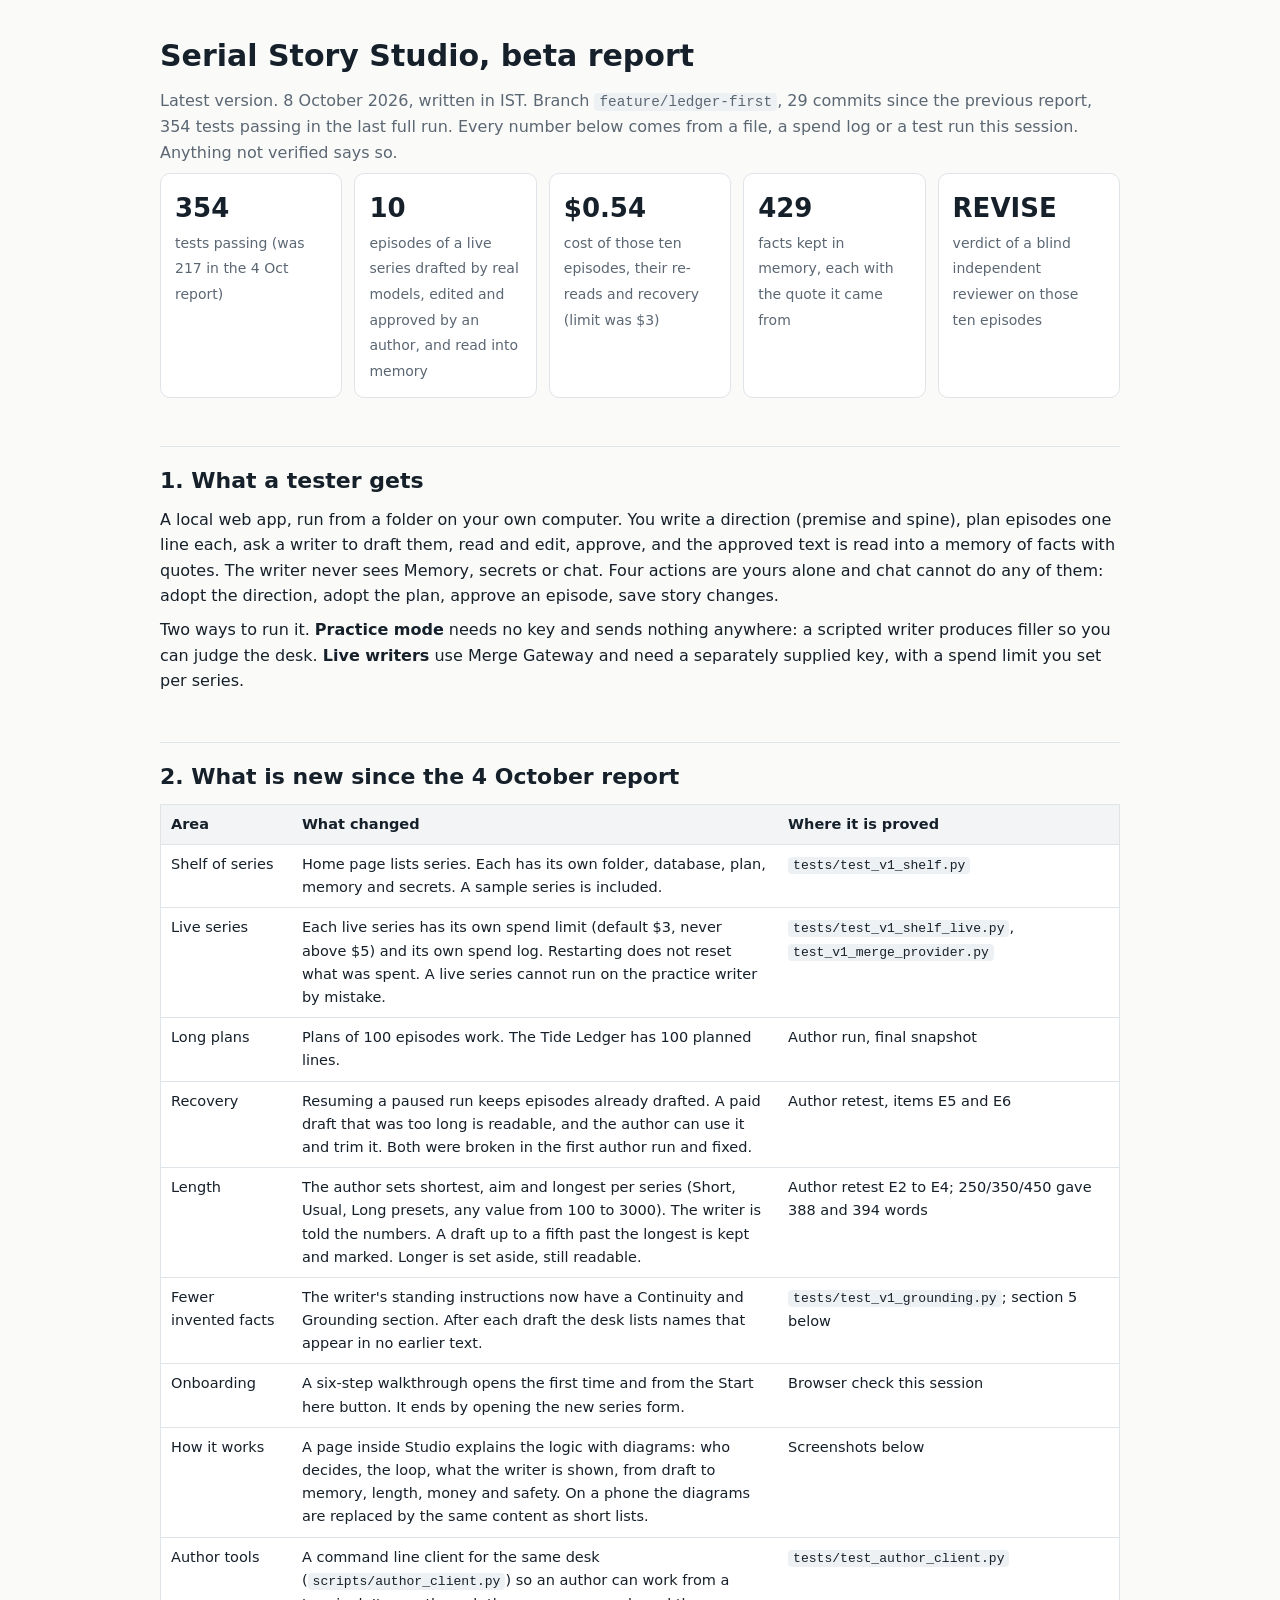
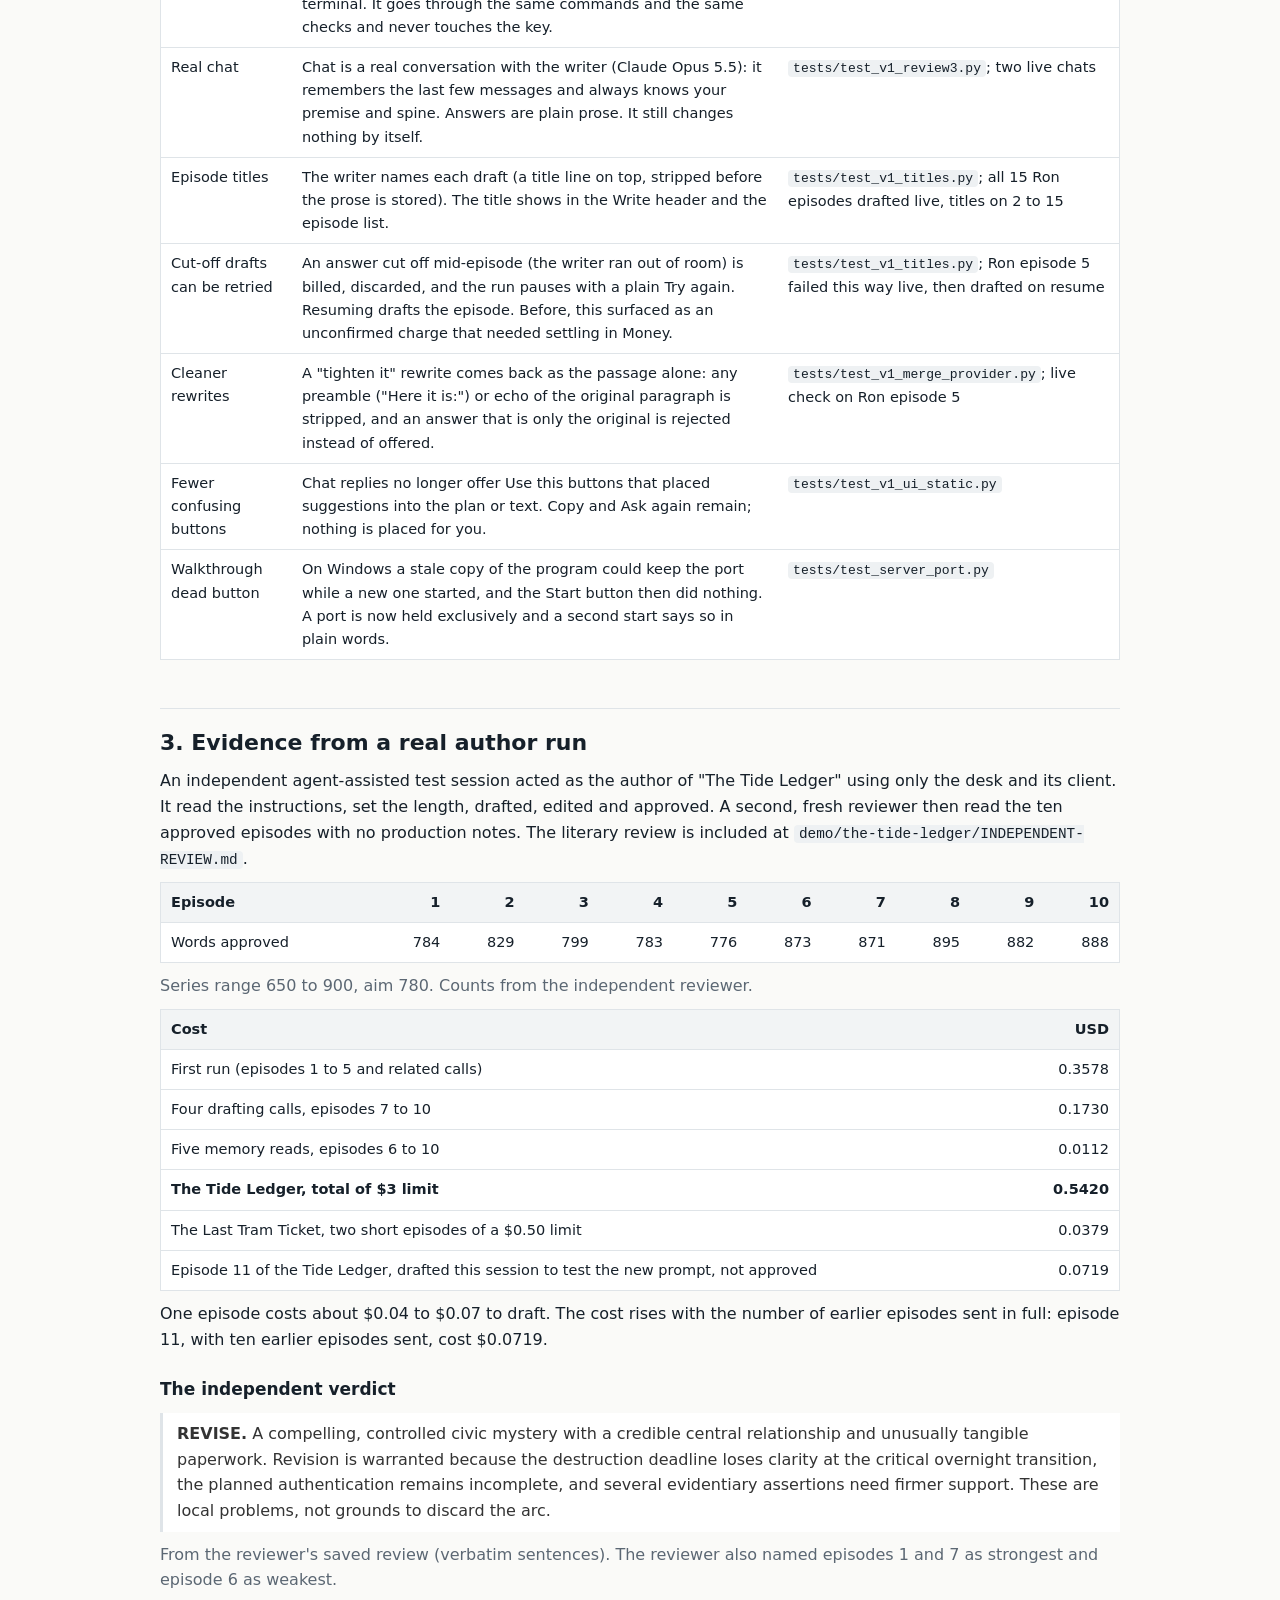
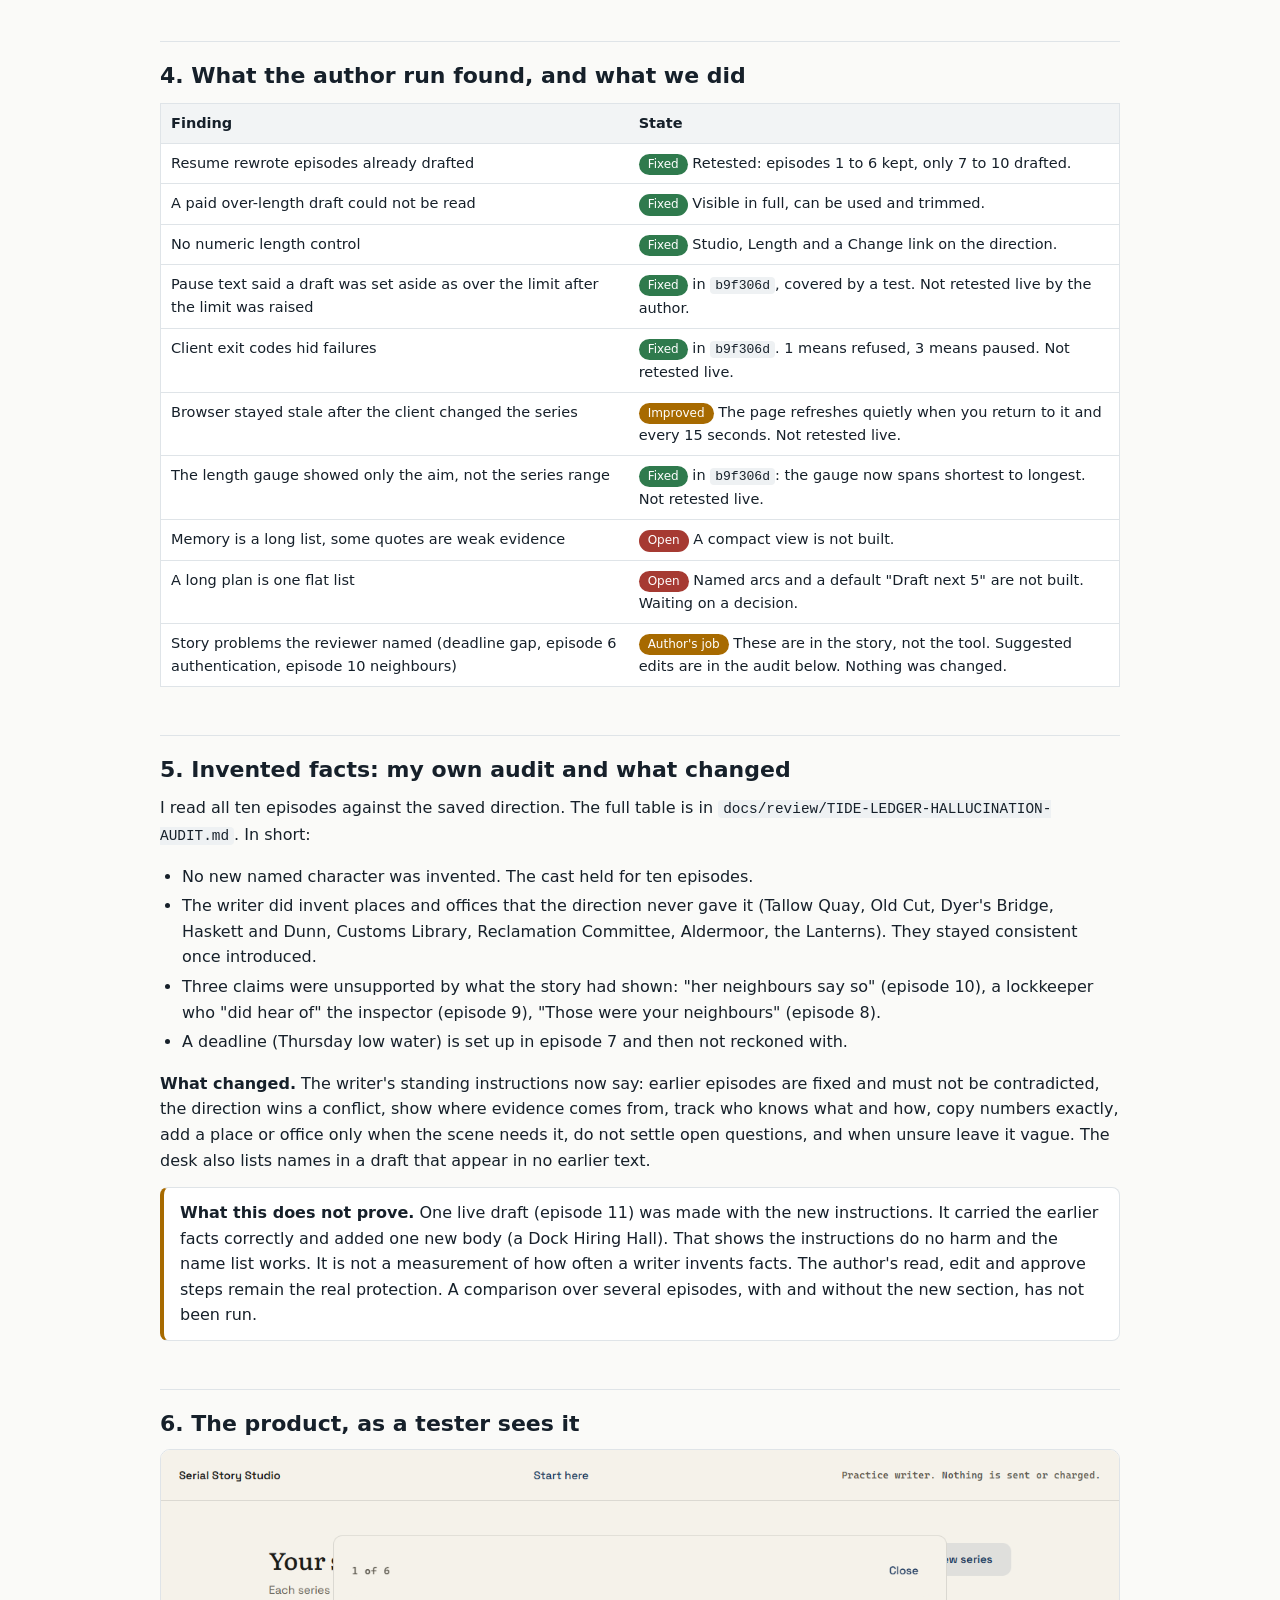
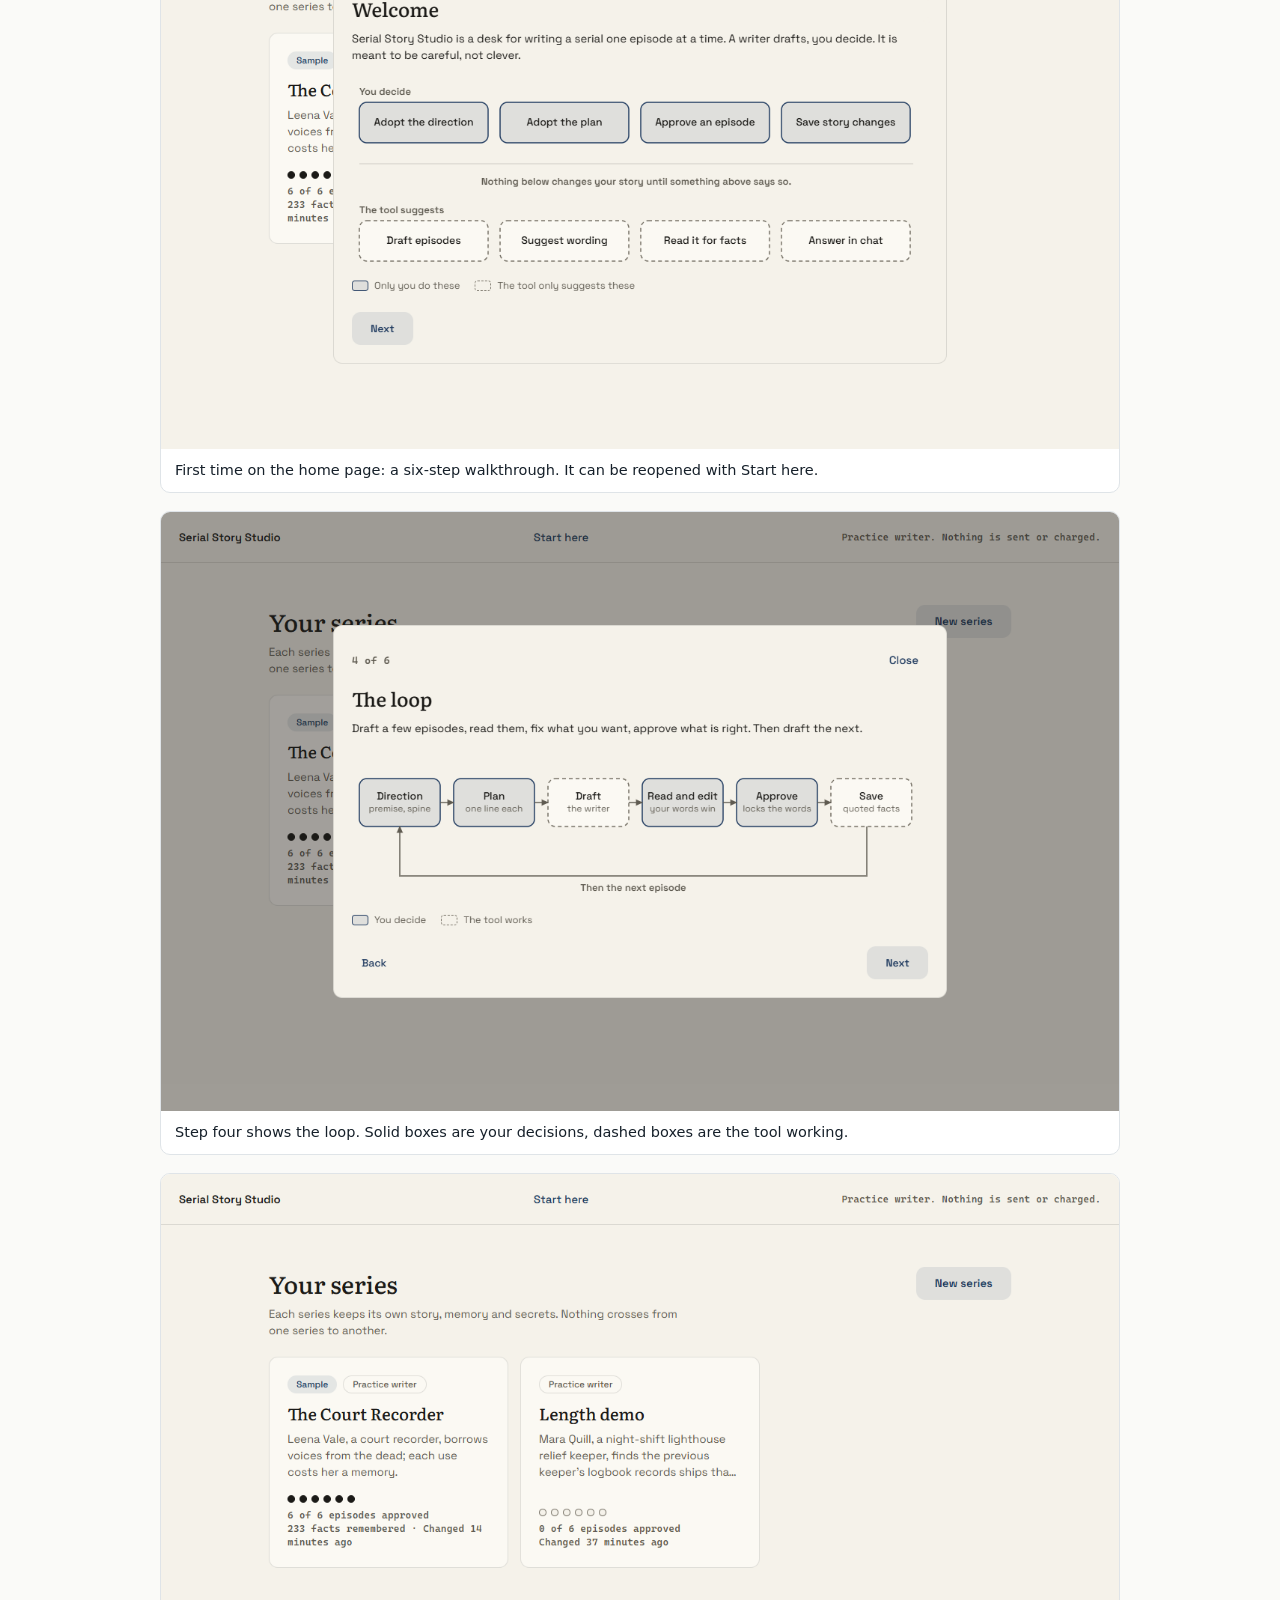
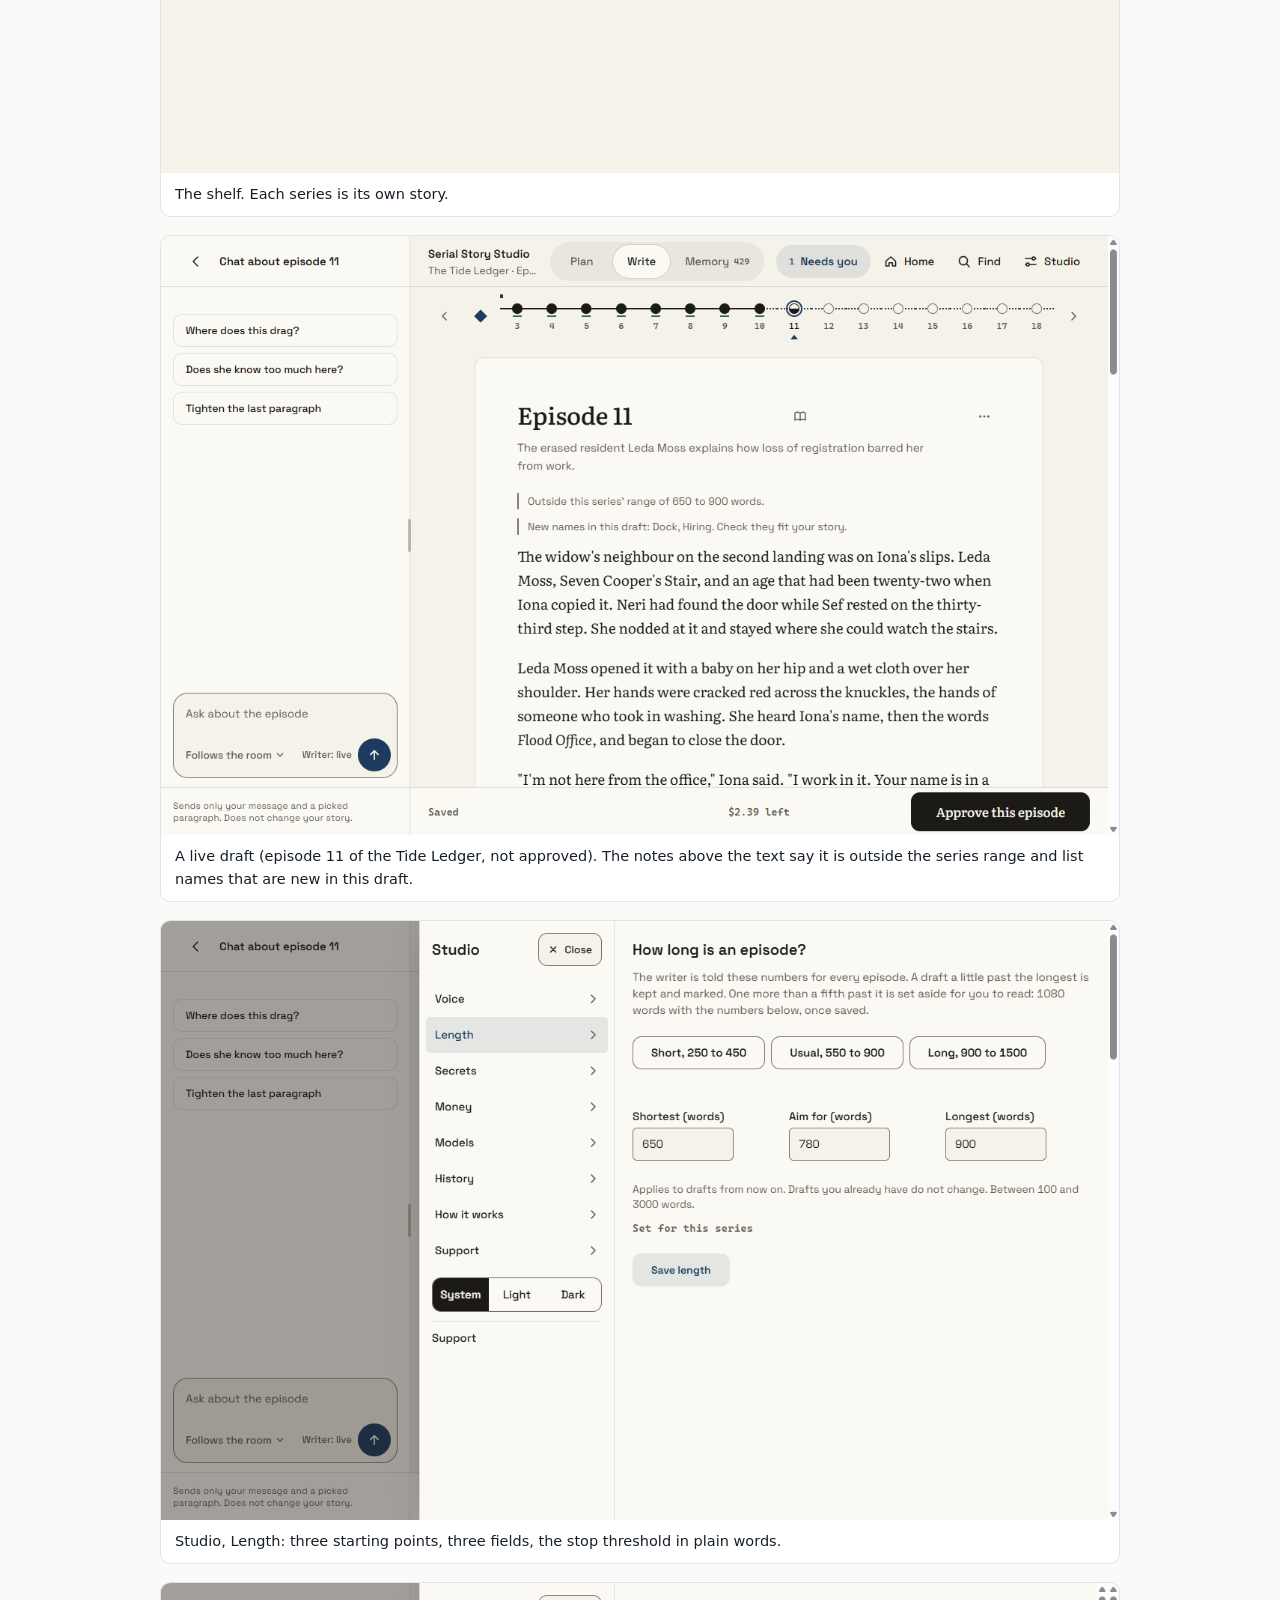
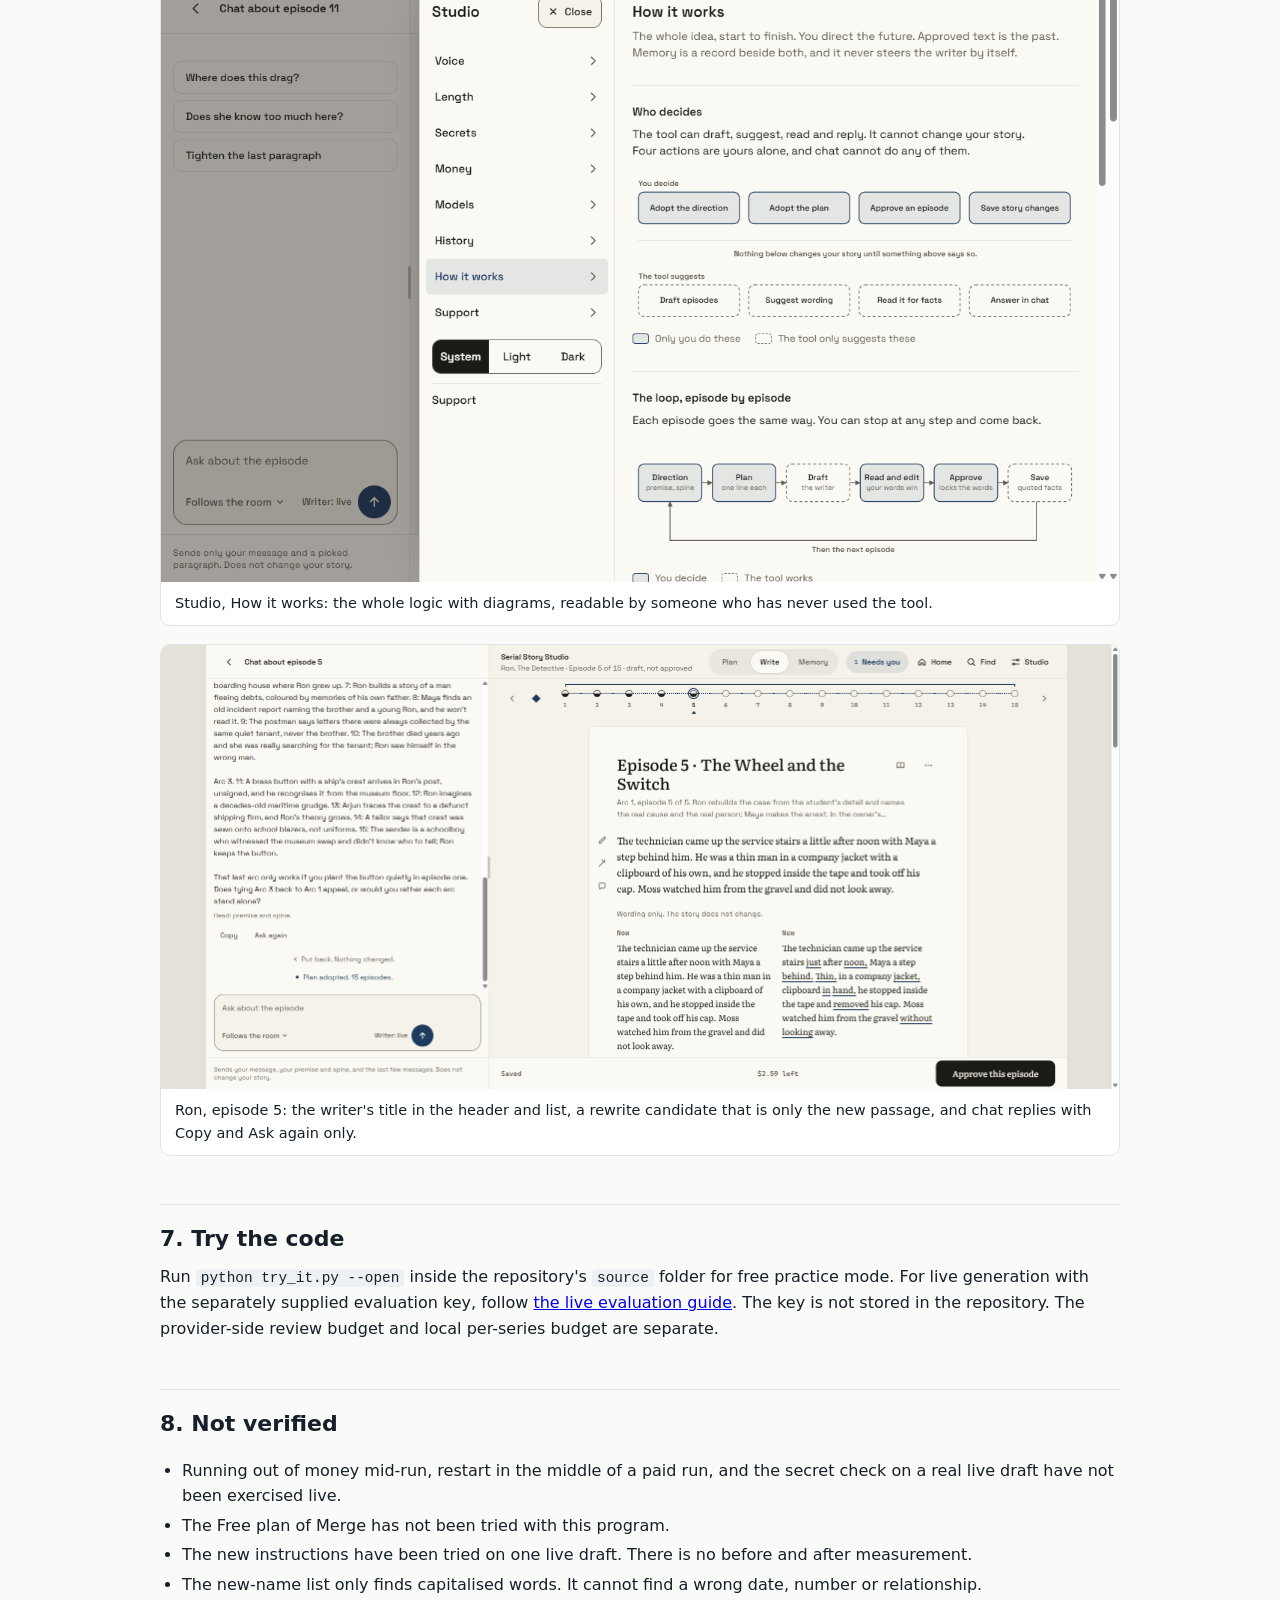
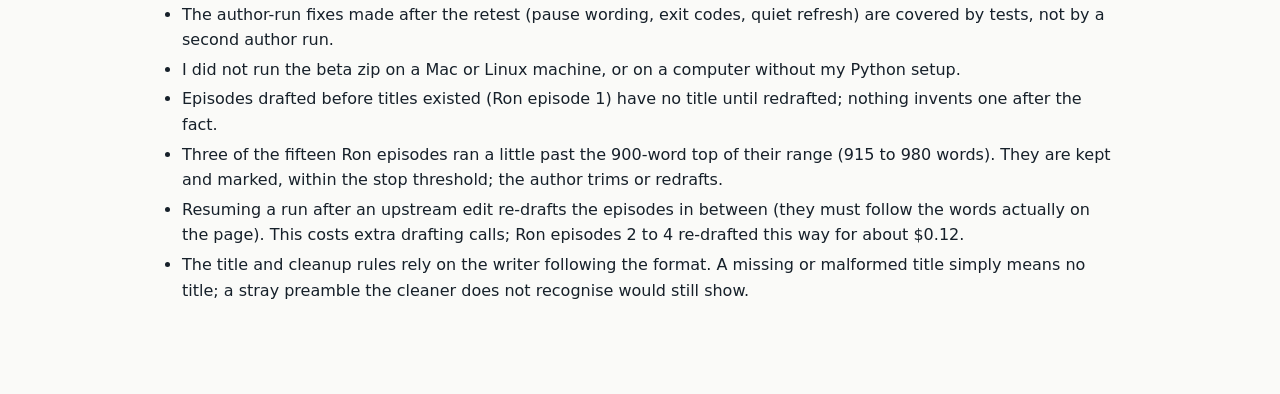
<file: report/index.html>
<!doctype html>
<html lang="en"><head><meta charset="utf-8"><meta name="viewport" content="width=device-width,initial-scale=1">
<title>Serial Story Studio: beta report (latest)</title>
<style>
:root{--ink:#16202a;--mute:#5b6773;--line:#dfe4e8;--bg:#fafaf8;--card:#fff;--blue:#1f4e79;--green:#2f7a4d;--amber:#a76a00;--red:#a63a32}
*{box-sizing:border-box}body{margin:0;font:16px/1.6 "Segoe UI",system-ui,sans-serif;color:var(--ink);background:var(--bg)}
main{max-width:1000px;margin:0 auto;padding:32px 20px 80px}
h1{font-size:30px;margin:0 0 6px}h2{font-size:22px;margin:48px 0 8px;padding-top:16px;border-top:1px solid var(--line)}h3{font-size:17px;margin:24px 0 4px}
p{margin:8px 0}.mute{color:var(--mute)}code{background:#eef1f3;padding:1px 5px;border-radius:4px;font-size:.9em}
.grid{display:grid;gap:12px;grid-template-columns:repeat(auto-fit,minmax(170px,1fr))}
.stat{background:var(--card);border:1px solid var(--line);border-radius:10px;padding:14px}.stat b{display:block;font-size:26px;font-variant-numeric:tabular-nums}.stat span{color:var(--mute);font-size:14px}
table{border-collapse:collapse;width:100%;background:var(--card);border:1px solid var(--line);font-size:14.5px;margin:10px 0}th,td{padding:8px 10px;border-bottom:1px solid var(--line);text-align:left;vertical-align:top}th{background:#f2f4f5}td.n,th.n{text-align:right;font-variant-numeric:tabular-nums}
.tag{display:inline-block;font-size:12px;border-radius:99px;padding:1px 9px;color:#fff;background:var(--mute)}.tag.ok{background:var(--green)}.tag.warn{background:var(--amber)}.tag.bad{background:var(--red)}
.note{background:var(--card);border:1px solid var(--line);border-left:4px solid var(--amber);border-radius:8px;padding:12px 16px;margin:14px 0}
.note.old{border-left-color:var(--red)}.note.ok{border-left-color:var(--green)}
.shots{display:grid;gap:18px}figure{margin:0;background:var(--card);border:1px solid var(--line);border-radius:10px;overflow:hidden}figure img{width:100%;display:block}figcaption{padding:10px 14px;font-size:14.5px}
blockquote{margin:10px 0;padding:8px 14px;border-left:3px solid var(--line);color:#333;background:#fff}
ol,ul{padding-left:22px}li{margin:4px 0}
</style></head><body><main>

<h1>Serial Story Studio, beta report</h1>
<p class="mute">Latest version. 8 October 2026, written in IST. Branch <code>feature/ledger-first</code>, 29 commits since the previous report, 354 tests passing in the last full run. Every number below comes from a file, a spend log or a test run this session. Anything not verified says so.</p>


<div class="grid">
<div class="stat"><b>354</b><span>tests passing (was 217 in the 4 Oct report)</span></div>
<div class="stat"><b>10</b><span>episodes of a live series drafted by real models, edited and approved by an author, and read into memory</span></div>
<div class="stat"><b>$0.54</b><span>cost of those ten episodes, their re-reads and recovery (limit was $3)</span></div>
<div class="stat"><b>429</b><span>facts kept in memory, each with the quote it came from</span></div>
<div class="stat"><b>REVISE</b><span>verdict of a blind independent reviewer on those ten episodes</span></div>
</div>

<h2>1. What a tester gets</h2>
<p>A local web app, run from a folder on your own computer. You write a direction (premise and spine), plan episodes one line each, ask a writer to draft them, read and edit, approve, and the approved text is read into a memory of facts with quotes. The writer never sees Memory, secrets or chat. Four actions are yours alone and chat cannot do any of them: adopt the direction, adopt the plan, approve an episode, save story changes.</p>
<p>Two ways to run it. <b>Practice mode</b> needs no key and sends nothing anywhere: a scripted writer produces filler so you can judge the desk. <b>Live writers</b> use Merge Gateway and need a separately supplied key, with a spend limit you set per series.</p>

<h2>2. What is new since the 4 October report</h2>
<table><tr><th>Area</th><th>What changed</th><th>Where it is proved</th></tr>
<tr><td>Shelf of series</td><td>Home page lists series. Each has its own folder, database, plan, memory and secrets. A sample series is included.</td><td><code>tests/test_v1_shelf.py</code></td></tr>
<tr><td>Live series</td><td>Each live series has its own spend limit (default $3, never above $5) and its own spend log. Restarting does not reset what was spent. A live series cannot run on the practice writer by mistake.</td><td><code>tests/test_v1_shelf_live.py</code>, <code>test_v1_merge_provider.py</code></td></tr>
<tr><td>Long plans</td><td>Plans of 100 episodes work. The Tide Ledger has 100 planned lines.</td><td>Author run, final snapshot</td></tr>
<tr><td>Recovery</td><td>Resuming a paused run keeps episodes already drafted. A paid draft that was too long is readable, and the author can use it and trim it. Both were broken in the first author run and fixed.</td><td>Author retest, items E5 and E6</td></tr>
<tr><td>Length</td><td>The author sets shortest, aim and longest per series (Short, Usual, Long presets, any value from 100 to 3000). The writer is told the numbers. A draft up to a fifth past the longest is kept and marked. Longer is set aside, still readable.</td><td>Author retest E2 to E4; 250/350/450 gave 388 and 394 words</td></tr>
<tr><td>Fewer invented facts</td><td>The writer's standing instructions now have a Continuity and Grounding section. After each draft the desk lists names that appear in no earlier text.</td><td><code>tests/test_v1_grounding.py</code>; section 5 below</td></tr>
<tr><td>Onboarding</td><td>A six-step walkthrough opens the first time and from the Start here button. It ends by opening the new series form.</td><td>Browser check this session</td></tr>
<tr><td>How it works</td><td>A page inside Studio explains the logic with diagrams: who decides, the loop, what the writer is shown, from draft to memory, length, money and safety. On a phone the diagrams are replaced by the same content as short lists.</td><td>Screenshots below</td></tr>
<tr><td>Author tools</td><td>A command line client for the same desk (<code>scripts/author_client.py</code>) so an author can work from a terminal. It goes through the same commands and the same checks and never touches the key.</td><td><code>tests/test_author_client.py</code></td></tr>
<tr><td>Real chat</td><td>Chat is a real conversation with the writer (Claude Opus 5.5): it remembers the last few messages and always knows your premise and spine. Answers are plain prose. It still changes nothing by itself.</td><td><code>tests/test_v1_review3.py</code>; two live chats</td></tr>
<tr><td>Episode titles</td><td>The writer names each draft (a title line on top, stripped before the prose is stored). The title shows in the Write header and the episode list.</td><td><code>tests/test_v1_titles.py</code>; all 15 Ron episodes drafted live, titles on 2 to 15</td></tr>
<tr><td>Cut-off drafts can be retried</td><td>An answer cut off mid-episode (the writer ran out of room) is billed, discarded, and the run pauses with a plain Try again. Resuming drafts the episode. Before, this surfaced as an unconfirmed charge that needed settling in Money.</td><td><code>tests/test_v1_titles.py</code>; Ron episode 5 failed this way live, then drafted on resume</td></tr>
<tr><td>Cleaner rewrites</td><td>A "tighten it" rewrite comes back as the passage alone: any preamble ("Here it is:") or echo of the original paragraph is stripped, and an answer that is only the original is rejected instead of offered.</td><td><code>tests/test_v1_merge_provider.py</code>; live check on Ron episode 5</td></tr>
<tr><td>Fewer confusing buttons</td><td>Chat replies no longer offer Use this buttons that placed suggestions into the plan or text. Copy and Ask again remain; nothing is placed for you.</td><td><code>tests/test_v1_ui_static.py</code></td></tr>
<tr><td>Walkthrough dead button</td><td>On Windows a stale copy of the program could keep the port while a new one started, and the Start button then did nothing. A port is now held exclusively and a second start says so in plain words.</td><td><code>tests/test_server_port.py</code></td></tr>
</table>

<h2>3. Evidence from a real author run</h2>
<p>An independent agent-assisted test session acted as the author of "The Tide Ledger" using only the desk and its client. It read the instructions, set the length, drafted, edited and approved. A second, fresh reviewer then read the ten approved episodes with no production notes. The literary review is included at <code>demo/the-tide-ledger/INDEPENDENT-REVIEW.md</code>.</p>
<table><tr><th>Episode</th><th class="n">1</th><th class="n">2</th><th class="n">3</th><th class="n">4</th><th class="n">5</th><th class="n">6</th><th class="n">7</th><th class="n">8</th><th class="n">9</th><th class="n">10</th></tr>
<tr><td>Words approved</td><td class="n">784</td><td class="n">829</td><td class="n">799</td><td class="n">783</td><td class="n">776</td><td class="n">873</td><td class="n">871</td><td class="n">895</td><td class="n">882</td><td class="n">888</td></tr></table>
<p class="mute">Series range 650 to 900, aim 780. Counts from the independent reviewer.</p>
<table><tr><th>Cost</th><th class="n">USD</th></tr>
<tr><td>First run (episodes 1 to 5 and related calls)</td><td class="n">0.3578</td></tr>
<tr><td>Four drafting calls, episodes 7 to 10</td><td class="n">0.1730</td></tr>
<tr><td>Five memory reads, episodes 6 to 10</td><td class="n">0.0112</td></tr>
<tr><td><b>The Tide Ledger, total of $3 limit</b></td><td class="n"><b>0.5420</b></td></tr>
<tr><td>The Last Tram Ticket, two short episodes of a $0.50 limit</td><td class="n">0.0379</td></tr>
<tr><td>Episode 11 of the Tide Ledger, drafted this session to test the new prompt, not approved</td><td class="n">0.0719</td></tr></table>
<p>One episode costs about $0.04 to $0.07 to draft. The cost rises with the number of earlier episodes sent in full: episode 11, with ten earlier episodes sent, cost $0.0719.</p>

<h3>The independent verdict</h3>
<blockquote><b>REVISE.</b> A compelling, controlled civic mystery with a credible central relationship and unusually tangible paperwork. Revision is warranted because the destruction deadline loses clarity at the critical overnight transition, the planned authentication remains incomplete, and several evidentiary assertions need firmer support. These are local problems, not grounds to discard the arc.</blockquote>
<p class="mute">From the reviewer's saved review (verbatim sentences). The reviewer also named episodes 1 and 7 as strongest and episode 6 as weakest.</p>

<h2>4. What the author run found, and what we did</h2>
<table><tr><th>Finding</th><th>State</th></tr>
<tr><td>Resume rewrote episodes already drafted</td><td><span class="tag ok">Fixed</span> Retested: episodes 1 to 6 kept, only 7 to 10 drafted.</td></tr>
<tr><td>A paid over-length draft could not be read</td><td><span class="tag ok">Fixed</span> Visible in full, can be used and trimmed.</td></tr>
<tr><td>No numeric length control</td><td><span class="tag ok">Fixed</span> Studio, Length and a Change link on the direction.</td></tr>
<tr><td>Pause text said a draft was set aside as over the limit after the limit was raised</td><td><span class="tag ok">Fixed</span> in <code>b9f306d</code>, covered by a test. Not retested live by the author.</td></tr>
<tr><td>Client exit codes hid failures</td><td><span class="tag ok">Fixed</span> in <code>b9f306d</code>. 1 means refused, 3 means paused. Not retested live.</td></tr>
<tr><td>Browser stayed stale after the client changed the series</td><td><span class="tag warn">Improved</span> The page refreshes quietly when you return to it and every 15 seconds. Not retested live.</td></tr>
<tr><td>The length gauge showed only the aim, not the series range</td><td><span class="tag ok">Fixed</span> in <code>b9f306d</code>: the gauge now spans shortest to longest. Not retested live.</td></tr>
<tr><td>Memory is a long list, some quotes are weak evidence</td><td><span class="tag bad">Open</span> A compact view is not built.</td></tr>
<tr><td>A long plan is one flat list</td><td><span class="tag bad">Open</span> Named arcs and a default "Draft next 5" are not built. Waiting on a decision.</td></tr>
<tr><td>Story problems the reviewer named (deadline gap, episode 6 authentication, episode 10 neighbours)</td><td><span class="tag warn">Author's job</span> These are in the story, not the tool. Suggested edits are in the audit below. Nothing was changed.</td></tr>
</table>

<h2>5. Invented facts: my own audit and what changed</h2>
<p>I read all ten episodes against the saved direction. The full table is in <code>docs/review/TIDE-LEDGER-HALLUCINATION-AUDIT.md</code>. In short:</p>
<ul>
<li>No new named character was invented. The cast held for ten episodes.</li>
<li>The writer did invent places and offices that the direction never gave it (Tallow Quay, Old Cut, Dyer's Bridge, Haskett and Dunn, Customs Library, Reclamation Committee, Aldermoor, the Lanterns). They stayed consistent once introduced.</li>
<li>Three claims were unsupported by what the story had shown: "her neighbours say so" (episode 10), a lockkeeper who "did hear of" the inspector (episode 9), "Those were your neighbours" (episode 8).</li>
<li>A deadline (Thursday low water) is set up in episode 7 and then not reckoned with.</li>
</ul>
<p><b>What changed.</b> The writer's standing instructions now say: earlier episodes are fixed and must not be contradicted, the direction wins a conflict, show where evidence comes from, track who knows what and how, copy numbers exactly, add a place or office only when the scene needs it, do not settle open questions, and when unsure leave it vague. The desk also lists names in a draft that appear in no earlier text.</p>
<div class="note"><b>What this does not prove.</b> One live draft (episode 11) was made with the new instructions. It carried the earlier facts correctly and added one new body (a Dock Hiring Hall). That shows the instructions do no harm and the name list works. It is not a measurement of how often a writer invents facts. The author's read, edit and approve steps remain the real protection. A comparison over several episodes, with and without the new section, has not been run.</div>

<h2>6. The product, as a tester sees it</h2>
<div class="shots">
<figure><img src="img/01-welcome-walkthrough.png" alt="First-run walkthrough, step one"><figcaption>First time on the home page: a six-step walkthrough. It can be reopened with Start here.</figcaption></figure>
<figure><img src="img/02-walkthrough-loop.png" alt="Walkthrough step four, the loop diagram"><figcaption>Step four shows the loop. Solid boxes are your decisions, dashed boxes are the tool working.</figcaption></figure>
<figure><img src="img/03-home.png" alt="Home page with the shelf of series"><figcaption>The shelf. Each series is its own story.</figcaption></figure>
<figure><img src="img/04-write-episode-11.png" alt="Write page showing episode 11 with its length and new-name notes"><figcaption>A live draft (episode 11 of the Tide Ledger, not approved). The notes above the text say it is outside the series range and list names that are new in this draft.</figcaption></figure>
<figure><img src="img/06-studio-length.png" alt="Studio Length room"><figcaption>Studio, Length: three starting points, three fields, the stop threshold in plain words.</figcaption></figure>
<figure><img src="img/07-how-it-works.png" alt="Studio How it works page with diagrams"><figcaption>Studio, How it works: the whole logic with diagrams, readable by someone who has never used the tool.</figcaption></figure>
<figure><img src="img/ron-ep5-title-rewrite.png" alt="Episode 5 of Ron. The Detective with its title, a clean rewrite candidate, and chat replies without Use this buttons"><figcaption>Ron, episode 5: the writer's title in the header and list, a rewrite candidate that is only the new passage, and chat replies with Copy and Ask again only.</figcaption></figure>
</div>

<h2>7. Try the code</h2><p>Run <code>python try_it.py --open</code> inside the repository's <code>source</code> folder for free practice mode. For live generation with the separately supplied evaluation key, follow <a href="../LIVE-EVALUATION.md">the live evaluation guide</a>. The key is not stored in the repository. The provider-side review budget and local per-series budget are separate.</p>
<h2>8. Not verified</h2>
<ul>
<li>Running out of money mid-run, restart in the middle of a paid run, and the secret check on a real live draft have not been exercised live.</li>
<li>The Free plan of Merge has not been tried with this program.</li>
<li>The new instructions have been tried on one live draft. There is no before and after measurement.</li>
<li>The new-name list only finds capitalised words. It cannot find a wrong date, number or relationship.</li>
<li>The author-run fixes made after the retest (pause wording, exit codes, quiet refresh) are covered by tests, not by a second author run.</li>
<li>I did not run the beta zip on a Mac or Linux machine, or on a computer without my Python setup.</li>
<li>Episodes drafted before titles existed (Ron episode 1) have no title until redrafted; nothing invents one after the fact.</li>
<li>Three of the fifteen Ron episodes ran a little past the 900-word top of their range (915 to 980 words). They are kept and marked, within the stop threshold; the author trims or redrafts.</li>
<li>Resuming a run after an upstream edit re-drafts the episodes in between (they must follow the words actually on the page). This costs extra drafting calls; Ron episodes 2 to 4 re-drafted this way for about $0.12.</li>
<li>The title and cleanup rules rely on the writer following the format. A missing or malformed title simply means no title; a stray preamble the cleaner does not recognise would still show.</li>
</ul>


</main></body></html>
</file>
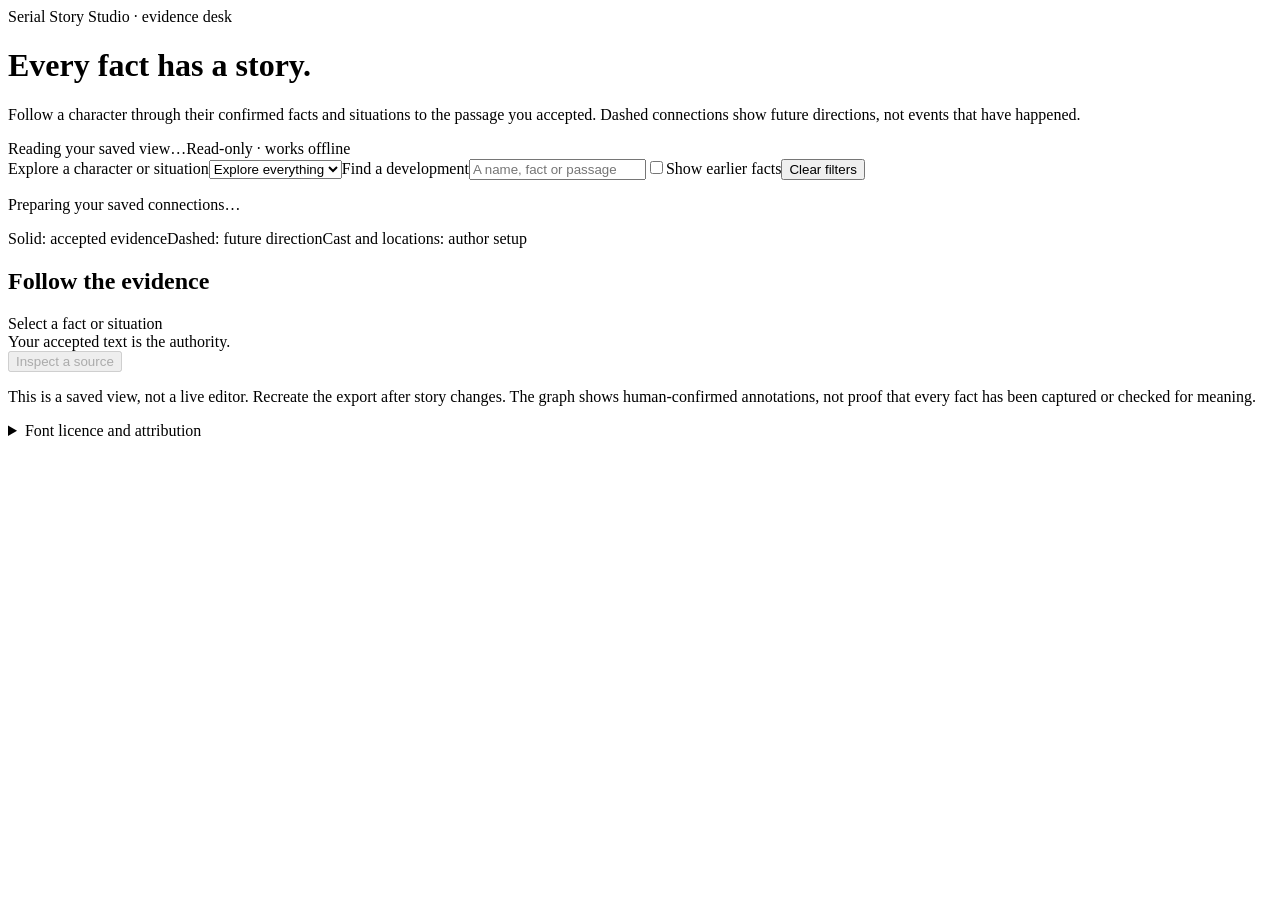
<file: serial_story/assets/graph-template.html>
<!doctype html>
<html lang="en"><head><meta charset="utf-8"><meta name="viewport" content="width=device-width,initial-scale=1"><meta http-equiv="Content-Security-Policy" content="__CSP__"><title>Story memory | Serial Story Studio</title><style>__STYLES__</style></head>
<body><main>
<header><div class="eyebrow">Serial Story Studio · evidence desk</div><h1>Every fact has a story.</h1><p class="intro">Follow a character through their confirmed facts and situations to the passage you accepted. Dashed connections show future directions, not events that have happened.</p><div class="meta"><span id="saved">Reading your saved view…</span><span id="counts"></span><span>Read-only · works offline</span></div></header>
<div class="toolbar"><label>Explore a character or situation<select id="focus"><option value="">Explore everything</option></select></label><label>Find a development<input id="search" type="search" placeholder="A name, fact or passage" autocomplete="off"></label><label class="check"><input id="history" type="checkbox">Show earlier facts</label><button id="clear" type="button">Clear filters</button></div>
<div class="workspace"><section aria-label="Story connections"><div class="canvas" id="canvas"><p class="loading">Preparing your saved connections…</p></div><div class="legend"><span>Solid: accepted evidence</span><span>Dashed: future direction</span><span>Cast and locations: author setup</span></div><p id="results" class="small" role="status" aria-live="polite"></p></section>
<aside class="inspector" aria-label="Selected fact and evidence"><h2>Follow the evidence</h2><div id="selected-title" class="selected-title">Select a fact or situation</div><div id="selected-status" class="pill">Your accepted text is the authority.</div><blockquote id="evidence" class="evidence" hidden></blockquote><button id="source" type="button" class="primary" disabled>Inspect a source</button><div id="connections" class="connections"></div><section id="source-text" class="story-text" hidden><h2 id="source-heading"></h2><p id="source-prose"></p></section></aside></div>
<p class="notice">This is a saved view, not a live editor. Recreate the export after story changes. The graph shows human-confirmed annotations, not proof that every fact has been captured or checked for meaning.</p><details><summary>Font licence and attribution</summary><pre>__FONT_LICENSE__</pre></details>
</main><script id="story-data" type="application/json">__GRAPH_DATA__</script><script>__GRAPH_SCRIPT__</script></body></html>
</file>
